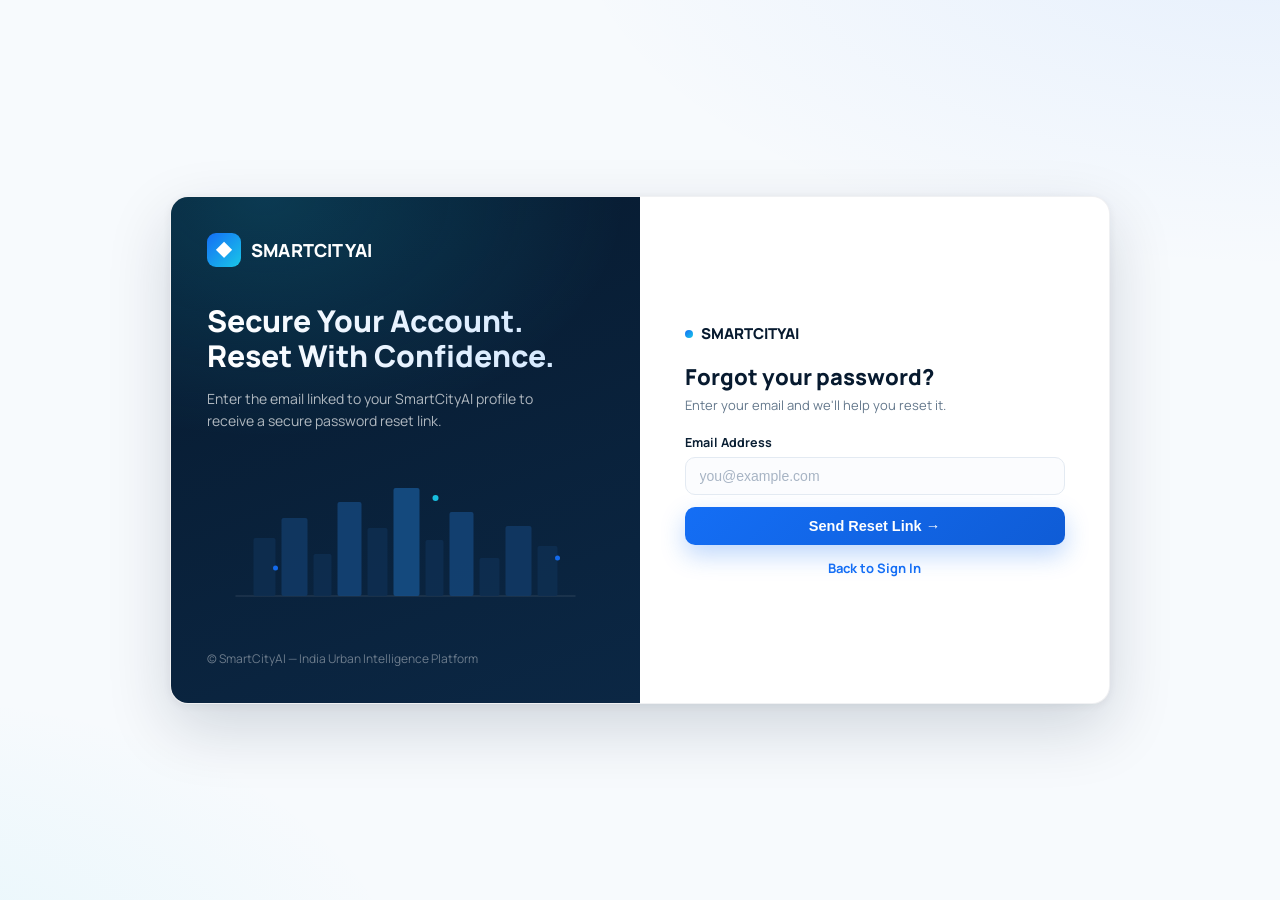
<file: frontend/forgot-password.html>
<!DOCTYPE html>
<html lang="en">
<head>
<meta charset="UTF-8"/>
<meta name="viewport" content="width=device-width,initial-scale=1.0"/>
<title>Forgot Password — SmartCityAI</title>
  <meta name="description" content="Reset your SmartCityAI account password."/>
  <link rel="icon" type="image/svg+xml" href="assets/favicon.svg"/>
<link rel="preconnect" href="https://fonts.googleapis.com"/>
<link href="https://fonts.googleapis.com/css2?family=Manrope:wght@400;500;600;700;800&family=Inter:wght@400;500;600;700&display=swap" rel="stylesheet"/>
<link rel="stylesheet" href="css/auth.css"/>
</head>
<body class="auth-body">
<div class="auth-shell">
  <div class="auth-visual">
    <div class="auth-brand"><div class="auth-brand-icon">◆</div>SMARTCITYAI</div>
    <div class="auth-visual-headline">
      <h1>Secure Your Account.<br/>Reset With Confidence.</h1>
      <p>Enter the email linked to your SmartCityAI profile to receive a secure password reset link.</p>
    </div>
    <svg class="auth-city-svg" viewBox="0 0 340 150" width="100%" height="150" fill="none" xmlns="http://www.w3.org/2000/svg">
      <line x1="0" y1="128" x2="340" y2="128" stroke="rgba(255,255,255,.14)" stroke-width="1"/>
      <g opacity=".9">
        <rect x="18" y="70" width="22" height="58" rx="2" fill="#0f2f52"/>
        <rect x="46" y="50" width="26" height="78" rx="2" fill="#123a66"/>
        <rect x="78" y="86" width="18" height="42" rx="2" fill="#0f2f52"/>
        <rect x="102" y="34" width="24" height="94" rx="2" fill="#154578"/>
        <rect x="132" y="60" width="20" height="68" rx="2" fill="#0f2f52"/>
        <rect x="158" y="20" width="26" height="108" rx="2" fill="#175089"/>
        <rect x="190" y="72" width="18" height="56" rx="2" fill="#0f2f52"/>
        <rect x="214" y="44" width="24" height="84" rx="2" fill="#154578"/>
        <rect x="244" y="90" width="20" height="38" rx="2" fill="#0f2f52"/>
        <rect x="270" y="58" width="26" height="70" rx="2" fill="#123a66"/>
        <rect x="302" y="78" width="20" height="50" rx="2" fill="#0f2f52"/>
      </g>
      <circle cx="200" cy="30" r="3" fill="#19C7E8"/>
      <circle cx="40" cy="100" r="2.5" fill="#146EF5"/>
      <circle cx="322" cy="90" r="2.5" fill="#146EF5"/>
    </svg>
    <div class="auth-visual-footer">© SmartCityAI — India Urban Intelligence Platform</div>
  </div>

  <div class="auth-form-panel">
    <div class="auth-form-inner">
      <div class="auth-logo-sm"><span class="dot"></span>SMARTCITYAI</div>
      <h1 class="auth-h1">Forgot your password?</h1>
      <p class="auth-sub">Enter your email and we'll help you reset it.</p>
      <div class="banner" id="banner"></div>

      <form id="forgotForm" novalidate>
        <div class="field">
          <label for="email">Email Address</label>
          <input type="email" id="email" placeholder="you@example.com" autocomplete="email" required/>
          <div class="field-error-msg" id="emailErr"></div>
        </div>

        <button type="submit" class="btn-primary" id="submitBtn">
          <span class="spinner" id="submitSpinner"></span>
          <span id="submitText">Send Reset Link →</span>
        </button>
      </form>

      <div class="auth-bottom"><a href="login.html">Back to Sign In</a></div>
    </div>
  </div>
</div>

<script src="js/auth.js"></script>
<script>
  const banner = document.getElementById('banner');
  document.getElementById('forgotForm').addEventListener('submit', async (e) => {
    e.preventDefault();
    hideBanner(banner);

    const emailEl = document.getElementById('email');
    const email = emailEl.value.trim();
    const valid = fieldError(emailEl, document.getElementById('emailErr'), !email || !isValidEmail(email) ? 'Please enter a valid email.' : '');
    if (!valid) return;

    const btn = document.getElementById('submitBtn');
    const spinner = document.getElementById('submitSpinner');
    const text = document.getElementById('submitText');
    setLoading(btn, spinner, text, 'Sending...', true, 'Send Reset Link →');

    try {
      const { ok, data } = await postJSON('/api/auth/forgot-password', { email });
      if (ok && data.success) {
        showBanner(banner, data.message || 'If an account exists for this email, a password reset link has been generated.', 'success');
      } else {
        showBanner(banner, data.message || 'Unable to process your password reset request.', 'error');
      }
    } catch (err) {
      showBanner(banner, 'Unable to connect to SmartCityAI server. Please try again.', 'error');
    } finally {
      setLoading(btn, spinner, text, 'Sending...', false, 'Send Reset Link →');
    }
  });
</script>
</body>
</html>
</file>
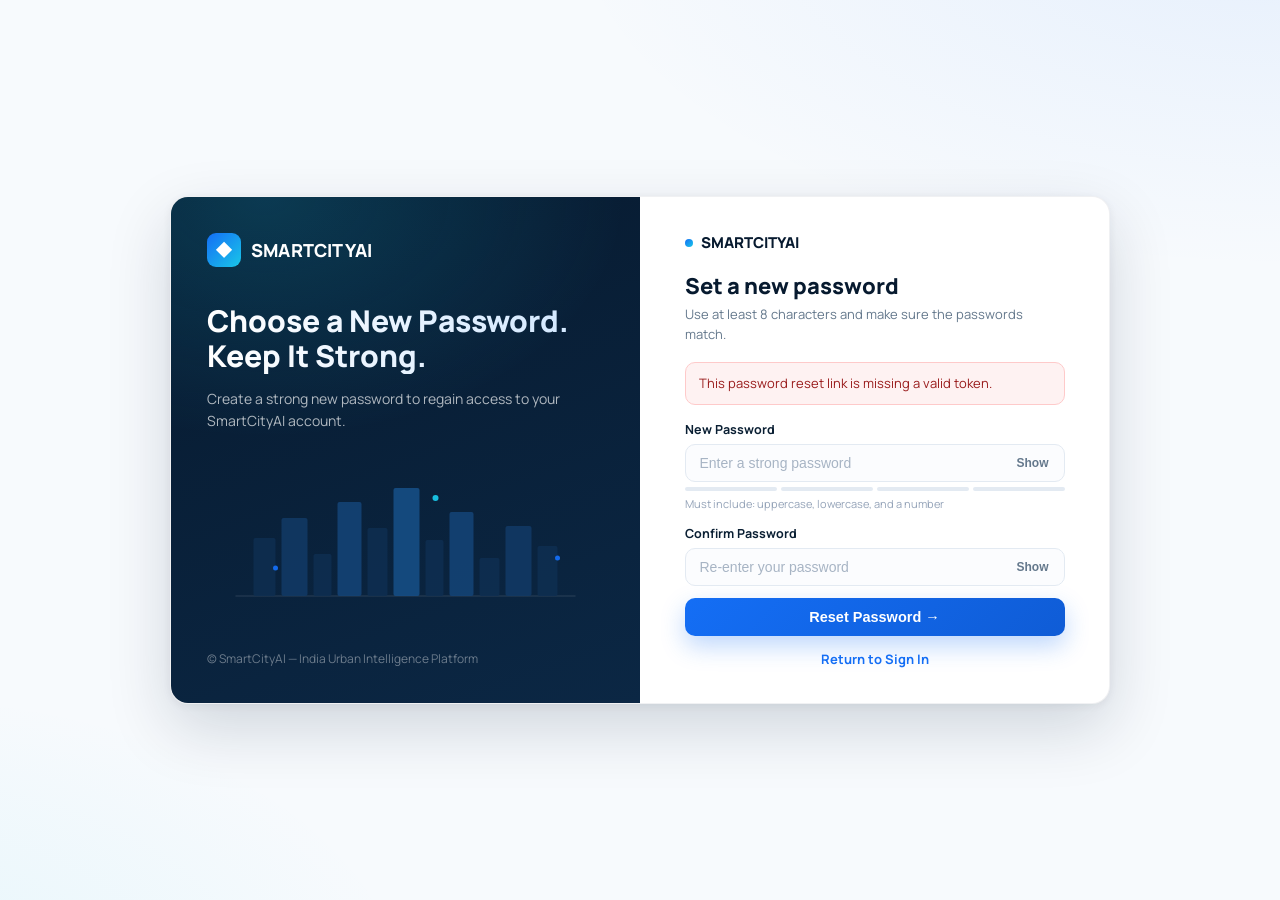
<file: frontend/reset-password.html>
<!DOCTYPE html>
<html lang="en">
<head>
<meta charset="UTF-8"/>
<meta name="viewport" content="width=device-width,initial-scale=1.0"/>
<title>Reset Password — SmartCityAI</title>
  <meta name="description" content="Set a new password for your SmartCityAI account."/>
  <link rel="icon" type="image/svg+xml" href="assets/favicon.svg"/>
<link rel="preconnect" href="https://fonts.googleapis.com"/>
<link href="https://fonts.googleapis.com/css2?family=Manrope:wght@400;500;600;700;800&family=Inter:wght@400;500;600;700&display=swap" rel="stylesheet"/>
<link rel="stylesheet" href="css/auth.css"/>
</head>
<body class="auth-body">
<div class="auth-shell">
  <div class="auth-visual">
    <div class="auth-brand"><div class="auth-brand-icon">◆</div>SMARTCITYAI</div>
    <div class="auth-visual-headline">
      <h1>Choose a New Password.<br/>Keep It Strong.</h1>
      <p>Create a strong new password to regain access to your SmartCityAI account.</p>
    </div>
    <svg class="auth-city-svg" viewBox="0 0 340 150" width="100%" height="150" fill="none" xmlns="http://www.w3.org/2000/svg">
      <line x1="0" y1="128" x2="340" y2="128" stroke="rgba(255,255,255,.14)" stroke-width="1"/>
      <g opacity=".9">
        <rect x="18" y="70" width="22" height="58" rx="2" fill="#0f2f52"/>
        <rect x="46" y="50" width="26" height="78" rx="2" fill="#123a66"/>
        <rect x="78" y="86" width="18" height="42" rx="2" fill="#0f2f52"/>
        <rect x="102" y="34" width="24" height="94" rx="2" fill="#154578"/>
        <rect x="132" y="60" width="20" height="68" rx="2" fill="#0f2f52"/>
        <rect x="158" y="20" width="26" height="108" rx="2" fill="#175089"/>
        <rect x="190" y="72" width="18" height="56" rx="2" fill="#0f2f52"/>
        <rect x="214" y="44" width="24" height="84" rx="2" fill="#154578"/>
        <rect x="244" y="90" width="20" height="38" rx="2" fill="#0f2f52"/>
        <rect x="270" y="58" width="26" height="70" rx="2" fill="#123a66"/>
        <rect x="302" y="78" width="20" height="50" rx="2" fill="#0f2f52"/>
      </g>
      <circle cx="200" cy="30" r="3" fill="#19C7E8"/>
      <circle cx="40" cy="100" r="2.5" fill="#146EF5"/>
      <circle cx="322" cy="90" r="2.5" fill="#146EF5"/>
    </svg>
    <div class="auth-visual-footer">© SmartCityAI — India Urban Intelligence Platform</div>
  </div>

  <div class="auth-form-panel">
    <div class="auth-form-inner">
      <div class="auth-logo-sm"><span class="dot"></span>SMARTCITYAI</div>
      <h1 class="auth-h1">Set a new password</h1>
      <p class="auth-sub">Use at least 8 characters and make sure the passwords match.</p>
      <div class="banner" id="banner"></div>

      <form id="resetForm" novalidate>
        <div class="field">
          <label for="password">New Password</label>
          <div class="field-input-wrap">
            <input type="password" id="password" placeholder="Enter a strong password" autocomplete="new-password" required/>
            <button type="button" class="field-toggle-pw" id="togglePw">Show</button>
          </div>
          <div class="pw-strength">
            <i></i><i></i><i></i><i></i>
          </div>
          <div class="pw-strength-label" id="strengthLabel"></div>
          <div style="font-size:11px;color:#94a3b8;margin-bottom:8px;line-height:1.5;">Must include: uppercase, lowercase, and a number</div>
          <div class="field-error-msg" id="passwordErr"></div>
        </div>

        <div class="field">
          <label for="confirmPassword">Confirm Password</label>
          <div class="field-input-wrap">
            <input type="password" id="confirmPassword" placeholder="Re-enter your password" autocomplete="new-password" required/>
            <button type="button" class="field-toggle-pw" id="toggleConfirmPw">Show</button>
          </div>
          <div class="field-error-msg" id="confirmPasswordErr"></div>
        </div>

        <button type="submit" class="btn-primary" id="submitBtn">
          <span class="spinner" id="submitSpinner"></span>
          <span id="submitText">Reset Password →</span>
        </button>
      </form>

      <div class="auth-bottom"><a href="login.html">Return to Sign In</a></div>
    </div>
  </div>
</div>

<script src="js/auth.js"></script>
<script>
  const banner = document.getElementById('banner');
  const params = new URLSearchParams(window.location.search);
  const token = params.get('token');

  // Clear token from URL bar so it doesn't leak via browser history
  if (token) {
    window.history.replaceState({}, '', 'reset-password.html');
  }

  if (!token) {
    showBanner(banner, 'This password reset link is missing a valid token.', 'error');
  }

  const pwEl = document.getElementById('password');
  togglePasswordField(pwEl, document.getElementById('togglePw'));
  togglePasswordField(document.getElementById('confirmPassword'), document.getElementById('toggleConfirmPw'));

  // Password strength meter
  const strengthBars = Array.from(document.querySelectorAll('.pw-strength i'));
  const strengthLabel = document.getElementById('strengthLabel');
  pwEl.addEventListener('input', () => updateStrengthMeter(pwEl.value, strengthBars, strengthLabel));

  document.getElementById('resetForm').addEventListener('submit', async (e) => {
    e.preventDefault();
    hideBanner(banner);

    const passwordEl = document.getElementById('password');
    const confirmEl = document.getElementById('confirmPassword');
    const password = passwordEl.value;
    const confirmPassword = confirmEl.value;

    // Client-side validation matching backend requirements
    let valid = true;
    let pwErr = '';
    if (!password) pwErr = 'Please enter a new password.';
    else if (password.length < 8) pwErr = 'Password must be at least 8 characters.';
    else if (!/[A-Z]/.test(password)) pwErr = 'Password must contain at least one uppercase letter.';
    else if (!/[a-z]/.test(password)) pwErr = 'Password must contain at least one lowercase letter.';
    else if (!/\d/.test(password)) pwErr = 'Password must contain at least one number.';
    valid = fieldError(passwordEl, document.getElementById('passwordErr'), pwErr) && valid;
    valid = fieldError(confirmEl, document.getElementById('confirmPasswordErr'), !confirmPassword || password !== confirmPassword ? 'Passwords do not match.' : '') && valid;
    if (!valid || !token) return;

    const btn = document.getElementById('submitBtn');
    const spinner = document.getElementById('submitSpinner');
    const text = document.getElementById('submitText');
    setLoading(btn, spinner, text, 'Resetting...', true, 'Reset Password →');

    try {
      const { ok, data } = await postJSON('/api/auth/reset-password', { token, password, confirmPassword });
      if (ok && data.success) {
        showBanner(banner, data.message || 'Password reset successfully.', 'success');
        setTimeout(() => window.location.href = 'login.html', 1200);
        return;
      }
      showBanner(banner, data.message || 'The reset link is invalid or expired.', 'error');
    } catch (err) {
      showBanner(banner, 'Unable to reset your password right now. Please try again.', 'error');
    } finally {
      setLoading(btn, spinner, text, 'Resetting...', false, 'Reset Password →');
    }
  });
</script>
</body>
</html>
</file>
<file: frontend/css/auth.css>
/* auth.css — SmartCity AI: Login / Register premium UI */

:root{
  --a-navy:      #071A2F;
  --a-deepblue:  #0B2744;
  --a-blue:      #146EF5;
  --a-cyan:      #19C7E8;
  --a-bg:        #F7FAFD;
  --a-text:      #0A1F33;
  --a-muted:     #64788C;
  --a-white:     #FFFFFF;
  --a-danger:    #dc2626;
  --a-danger-bg: #fef2f2;
  --a-radius:    18px;
  --a-radius-sm: 10px;
  --a-font: 'Manrope','Inter',system-ui,sans-serif;
}

*,*::before,*::after{ box-sizing:border-box; }

html,body{ height:100%; margin:0; overflow-x:hidden; }

body.auth-body{
  display:flex;
  align-items:center;
  justify-content:center;
  min-height:100vh;
  background:
    radial-gradient(1200px 600px at 100% -10%, rgba(20,110,245,.08), transparent 60%),
    radial-gradient(900px 500px at -10% 110%, rgba(25,199,232,.08), transparent 60%),
    var(--a-bg);
  font-family: var(--a-font);
  color: var(--a-text);
  padding: 24px;
  animation: authFadeIn .5s ease both;
}

@keyframes authFadeIn{ from{ opacity:0; transform:translateY(8px); } to{ opacity:1; transform:none; } }

.auth-shell{
  width:100%;
  max-width: 940px;
  max-height: 90vh;
  display:grid;
  grid-template-columns: 1fr 1fr;
  background: var(--a-white);
  border-radius: var(--a-radius);
  overflow:hidden;
  box-shadow: 0 24px 64px rgba(7,26,47,.16), 0 2px 8px rgba(7,26,47,.06);
  border: 1px solid rgba(10,31,51,.06);
  animation: authSlideUp .55s cubic-bezier(.16,1,.3,1) both;
}

@keyframes authSlideUp{ from{ opacity:0; transform:translateY(18px); } to{ opacity:1; transform:none; } }

/* ── Left visual panel ─────────────────────────────────────────── */
.auth-visual{
  position:relative;
  padding: 36px 36px;
  background:
    radial-gradient(600px 400px at 20% 0%, rgba(25,199,232,.18), transparent 60%),
    linear-gradient(160deg, var(--a-navy) 0%, var(--a-deepblue) 100%);
  color: #fff;
  display:flex;
  flex-direction:column;
  justify-content:space-between;
}

.auth-brand{ display:flex; align-items:center; gap:10px; font-weight:800; font-size:18px; letter-spacing:.2px; }
.auth-brand-icon{
  width:34px;height:34px;border-radius:9px;display:flex;align-items:center;justify-content:center;
  background:linear-gradient(135deg,var(--a-blue),var(--a-cyan)); font-size:17px;
}

.auth-visual-headline{ margin-top:36px; }
.auth-visual-headline h1{
  font-size: 30px; line-height:1.18; font-weight:800; margin:0 0 12px;
  background:linear-gradient(90deg,#fff,#cfe6ff); -webkit-background-clip:text; background-clip:text; color:transparent;
}
.auth-visual-headline p{ color: rgba(255,255,255,.68); font-size:14px; line-height:1.6; max-width: 360px; }

.auth-city-svg{ margin: 22px 0 8px; opacity:.95; }

.auth-feature-list{ list-style:none; margin:18px 0 0; padding:0; display:flex; flex-direction:column; gap:10px; }
.auth-feature-list li{
  display:flex; align-items:center; gap:10px; font-size:13px; color:rgba(255,255,255,.85);
}
.auth-feature-dot{ width:6px;height:6px;border-radius:50%; background:var(--a-cyan); flex:none; }

.auth-visual-footer{ font-size:12px; color:rgba(255,255,255,.4); margin-top:24px; }

/* ── Right form panel ──────────────────────────────────────────── */
.auth-form-panel{ padding: 32px 40px; display:flex; flex-direction:column; justify-content:center; overflow-y:auto; }
.auth-form-inner{ width:100%; max-width: 380px; margin:0 auto; }

.auth-logo-sm{ display:flex; align-items:center; gap:8px; font-weight:800; color:var(--a-navy); margin-bottom:18px; font-size:15px; }
.auth-logo-sm .dot{ width:8px;height:8px;border-radius:50%; background:linear-gradient(135deg,var(--a-blue),var(--a-cyan)); }

.auth-h1{ font-size:22px; font-weight:800; margin:0 0 4px; color:var(--a-navy); }
.auth-sub{ font-size:13px; color:var(--a-muted); margin:0 0 18px; line-height:1.5; }

.field{ margin-bottom:12px; }
.field label{ display:block; font-size:12.5px; font-weight:700; color:var(--a-text); margin-bottom:6px; }
.field-input-wrap{ position:relative; }
.field input{
  width:100%; padding:10px 14px; border-radius: var(--a-radius-sm);
  border:1.5px solid #E3EAF2; background:#FBFCFE; font-size:14px; color:var(--a-text);
  transition: border-color .15s ease, box-shadow .15s ease, background .15s ease;
}
.field input::placeholder{ color:#A7B4C4; }
.field input:focus{ outline:none; border-color: var(--a-blue); background:#fff; box-shadow: 0 0 0 4px rgba(20,110,245,.10); }
.field input.field-error{ border-color: var(--a-danger); }

.field-toggle-pw{
  position:absolute; right:10px; top:50%; transform:translateY(-50%);
  background:none; border:none; cursor:pointer; color:var(--a-muted); font-size:12px; font-weight:700;
  padding:4px 6px; border-radius:6px;
}
.field-toggle-pw:hover{ color:var(--a-blue); background:rgba(20,110,245,.08); }

.field-error-msg{ font-size:12px; color:var(--a-danger); margin-top:6px; display:none; }
.field-error-msg.show{ display:block; }

.field-hint{ font-size:11.5px; color:var(--a-muted); margin-top:6px; }

.pw-strength{ display:flex; gap:4px; margin-top:5px; }
.pw-strength i{ flex:1; height:4px; border-radius:3px; background:#E3EAF2; transition: background .2s ease; }
.pw-strength-label{ font-size:11.5px; color:var(--a-muted); margin-top:5px; }

.row-between{ display:flex; align-items:center; justify-content:space-between; margin: 2px 0 14px; font-size:13px; }
.remember{ display:flex; align-items:center; gap:7px; color:var(--a-text); cursor:pointer; user-select:none; }
.remember input{ width:15px;height:15px; accent-color: var(--a-blue); }
.link{ color:var(--a-blue); text-decoration:none; font-weight:600; }
.link:hover{ text-decoration:underline; }

.terms-row{ display:flex; align-items:flex-start; gap:8px; font-size:12px; color:var(--a-muted); margin: 2px 0 14px; }
.terms-row input{ margin-top:2px; width:15px;height:15px; accent-color:var(--a-blue); flex:none; }

.btn-primary{
  width:100%; padding:11px 16px; border:none; border-radius: var(--a-radius-sm);
  background: linear-gradient(135deg, var(--a-blue), #0f5cd6);
  color:#fff; font-weight:700; font-size:14.5px; cursor:pointer;
  box-shadow: 0 10px 24px rgba(20,110,245,.28);
  display:flex; align-items:center; justify-content:center; gap:8px;
  transition: transform .15s ease, box-shadow .15s ease, opacity .15s ease;
}
.btn-primary:hover{ transform: translateY(-1px); box-shadow: 0 14px 30px rgba(20,110,245,.34); }
.btn-primary:active{ transform: translateY(0); }
.btn-primary:disabled{ opacity:.7; cursor:not-allowed; transform:none; }

.spinner{
  width:14px;height:14px;border-radius:50%; border:2px solid rgba(255,255,255,.4); border-top-color:#fff;
  animation: spin .7s linear infinite; display:none;
}
.spinner.show{ display:inline-block; }
@keyframes spin{ to{ transform:rotate(360deg); } }

.divider{ display:flex; align-items:center; gap:12px; margin: 14px 0; color:var(--a-muted); font-size:12px; }
.divider::before,.divider::after{ content:''; flex:1; height:1px; background:#E3EAF2; }

.btn-google{
  width:100%; padding:11px 16px; border-radius: var(--a-radius-sm); border:1.5px solid #E3EAF2;
  background:#fff; color:var(--a-text); font-weight:600; font-size:14px; cursor:pointer;
  display:flex; align-items:center; justify-content:center; gap:10px;
  transition: border-color .15s ease, background .15s ease, transform .15s ease;
}
.btn-google:hover{ border-color:#c7d3e0; background:#fbfcfe; transform: translateY(-1px); }
.btn-google:disabled{ opacity:.7; cursor:not-allowed; transform:none; }

.auth-bottom{ text-align:center; margin-top:14px; font-size:13px; color:var(--a-muted); }
.auth-bottom a{ color:var(--a-blue); font-weight:700; text-decoration:none; }
.auth-bottom a:hover{ text-decoration:underline; }

.auth-back{ text-align:center; margin-top:10px; }
.auth-back a{ font-size:12.5px; color:var(--a-muted); text-decoration:none; }
.auth-back a:hover{ color:var(--a-text); }

.banner{
  display:none; align-items:flex-start; gap:8px; font-size:13px; padding:11px 13px; border-radius:10px;
  margin-bottom:16px; line-height:1.45;
}
.banner.show{ display:flex; }
.banner-error{ background: var(--a-danger-bg); color:#991b1b; border:1px solid #fecaca; }
.banner-success{ background:#f0fdf4; color:#166534; border:1px solid #bbf7d0; }

@media (max-width: 860px){
  .auth-shell{ grid-template-columns: 1fr; max-width: 440px; }
  .auth-visual{ display:none; }
  .auth-form-panel{ padding: 34px 28px; }
}

@media (prefers-reduced-motion: reduce){
  .auth-body, .auth-shell{ animation: none !important; }
  .btn-primary:hover, .btn-google:hover{ transform:none !important; }
}
</file>
